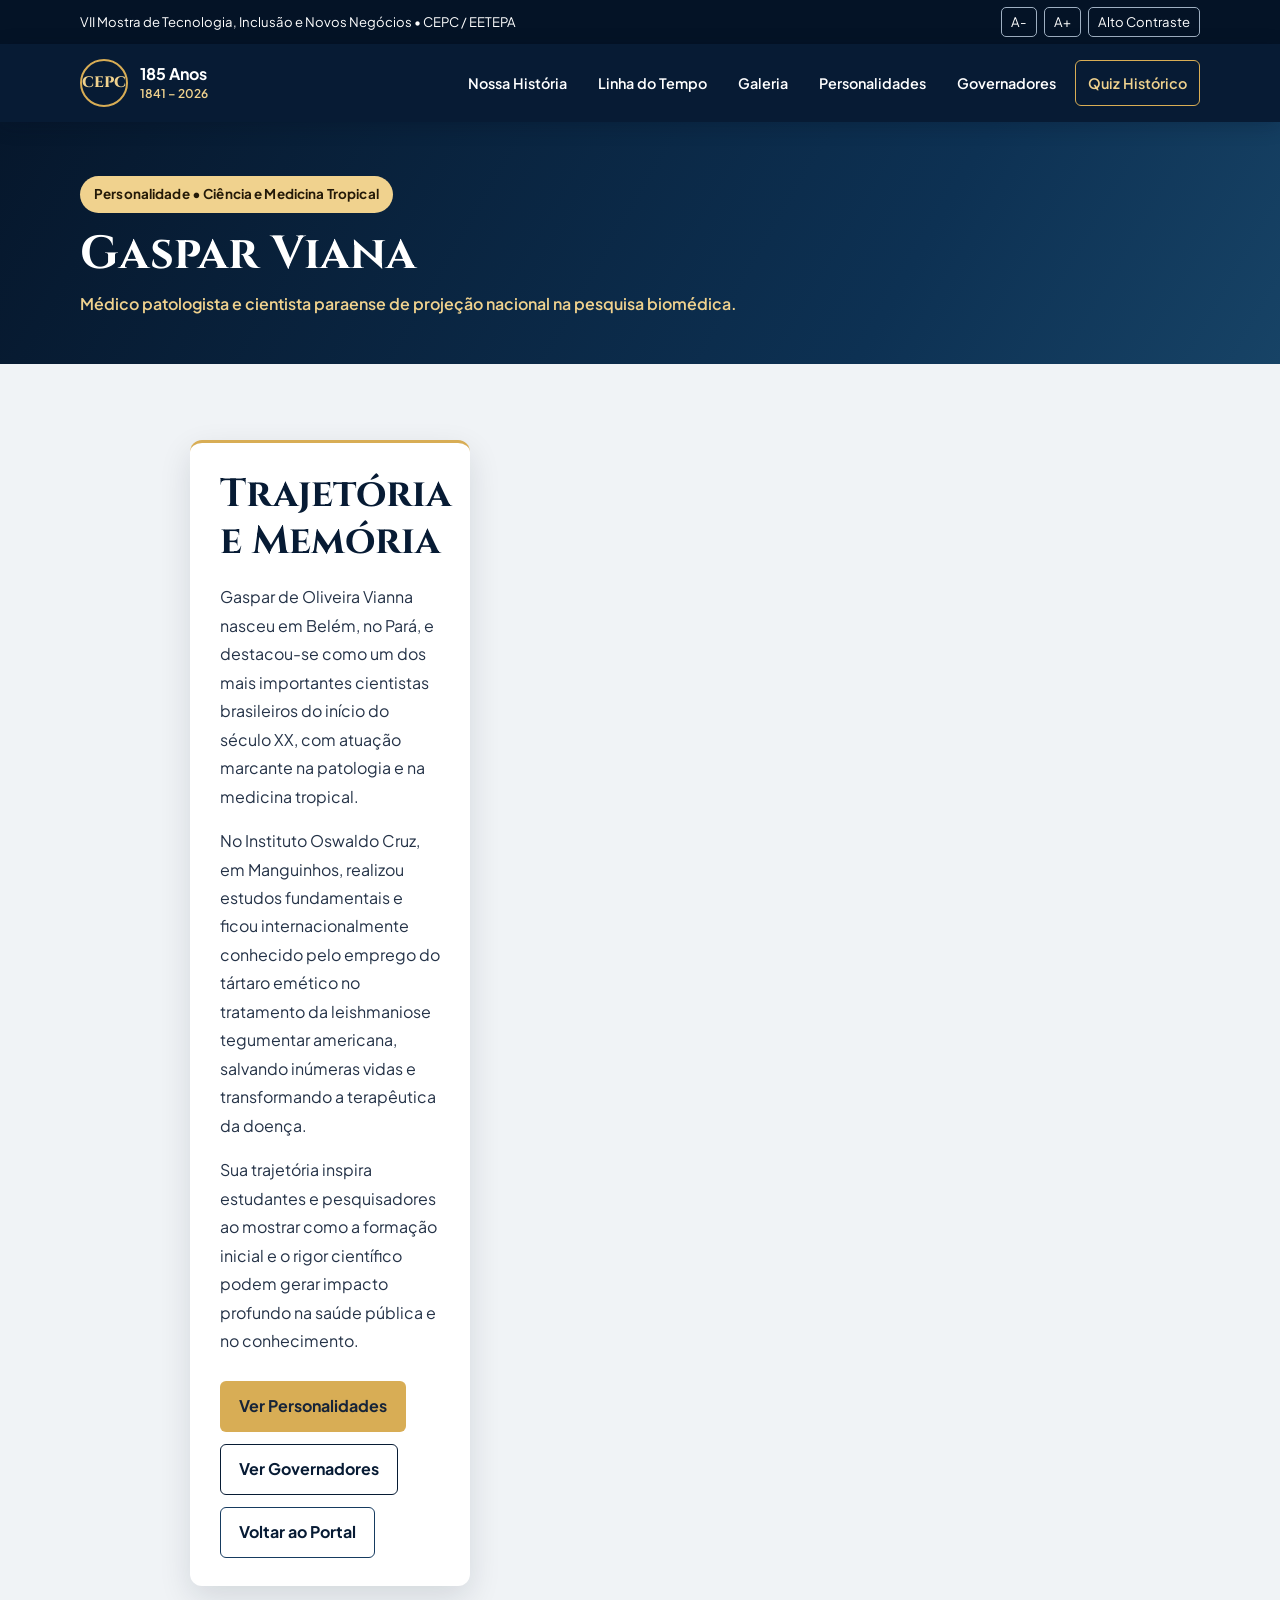
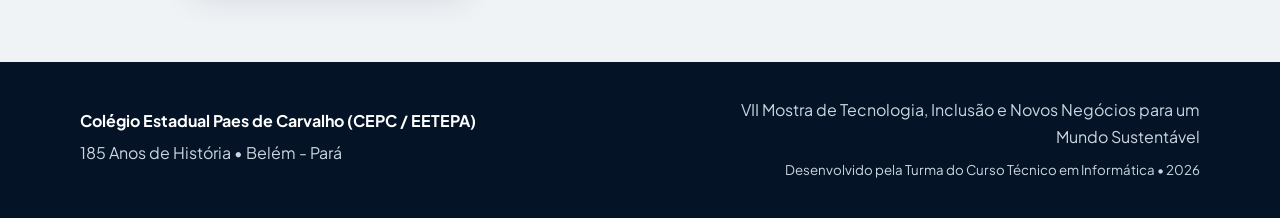
<file: historia.html>
<!DOCTYPE html>
<html lang="pt-BR">
<head>
  <meta charset="UTF-8">
  <meta name="viewport" content="width=device-width, initial-scale=1.0">
  <meta name="description" content="História detalhada de personalidades, governadores e marcos dos 185 anos do Colégio Estadual Paes de Carvalho.">
  <title>História Detalhada | CEPC 185 Anos</title>
  <link rel="preconnect" href="https://fonts.googleapis.com">
  <link rel="preconnect" href="https://fonts.gstatic.com" crossorigin>
  <link href="https://fonts.googleapis.com/css2?family=Cinzel:wght@600;700;800&family=Plus+Jakarta+Sans:wght@400;500;600;700;800&display=swap" rel="stylesheet">
  <link rel="stylesheet" href="style.css">
</head>
<body>
  <div class="barra-acessibilidade" role="region" aria-label="Ferramentas de acessibilidade">
    <div class="container flex-between">
      <span>VII Mostra de Tecnologia, Inclusão e Novos Negócios • CEPC / EETEPA</span>
      <div class="controles-a11y">
        <button type="button" id="btn-diminuir-fonte" aria-label="Diminuir tamanho da fonte">A-</button>
        <button type="button" id="btn-aumentar-fonte" aria-label="Aumentar tamanho da fonte">A+</button>
        <button type="button" id="btn-contraste" aria-pressed="false">Alto Contraste</button>
      </div>
    </div>
  </div>

  <header class="cabecalho">
    <div class="container flex-between cabecalho-inner">
      <a href="index.html" class="logo" aria-label="CEPC, voltar ao início">
        <span class="logo-sigla">CEPC</span>
        <span class="logo-texto">185 Anos <small>1841 – 2026</small></span>
      </a>
      <button type="button" class="menu-toggle" id="menu-toggle"
        aria-expanded="false" aria-controls="nav-principal" aria-label="Abrir menu de navegação">☰</button>
      <nav id="nav-principal" class="nav-principal" aria-label="Menu principal">
        <ul>
          <li><a href="index.html#historia">Nossa História</a></li>
          <li><a href="index.html#linha-do-tempo">Linha do Tempo</a></li>
          <li><a href="index.html#galeria">Galeria</a></li>
          <li><a href="index.html#personalidades">Personalidades</a></li>
          <li><a href="index.html#governadores">Governadores</a></li>
          <li><a href="index.html#quiz" class="btn-nav-destaque">Quiz Histórico</a></li>
        </ul>
      </nav>
    </div>
  </header>

  <main>
    <section class="pagina-historia-hero">
      <div class="container">
        <span class="badge-dourada" id="historia-categoria">Memória &amp; Legado do CEPC</span>
        <h1 id="historia-titulo">Carregando história...</h1>
        <p class="subtitulo-historia" id="historia-subtitulo"></p>
      </div>
    </section>

    <section class="secao secao-alternativa">
      <div class="container container-estreito">
        <div class="historia-grid">
          <article class="historia-artigo">
            <h2>Trajetória e Memória</h2>
            <div id="historia-paragrafos"></div>
            <div class="historia-acoes-rodape">
              <a href="index.html#personalidades" class="btn btn-primario">Ver Personalidades</a>
              <a href="index.html#governadores" class="btn btn-secundario" style="color: var(--azul); border-color: var(--azul);">Ver Governadores</a>
              <a href="index.html" class="btn btn-secundario" style="color: var(--azul); border-color: var(--azul-3);">Voltar ao Portal</a>
            </div>
          </article>
        </div>
      </div>
    </section>
  </main>

  <footer class="rodape">
    <div class="container flex-between rodape-conteudo">
      <div><strong>Colégio Estadual Paes de Carvalho (CEPC / EETEPA)</strong><p>185 Anos de História • Belém - Pará</p></div>
      <div class="rodape-direita"><p>VII Mostra de Tecnologia, Inclusão e Novos Negócios para um Mundo Sustentável</p><p><small>Desenvolvido pela Turma do Curso Técnico em Informática • 2026</small></p></div>
    </div>
  </footer>
  <script src="historia.js"></script>
</body>
</html>
</file>
<file: style.css>
/* CEPC 185 anos — folha de estilos editorial e responsiva */
:root {
  --azul: #071b34;
  --azul-2: #0d2948;
  --azul-3: #163b60;
  --dourado: #d8ad55;
  --dourado-claro: #f0d28e;
  --texto: #243247;
  --fundo: #f4f6f8;
  --branco: #fff;
  --sombra: 0 12px 32px rgba(4, 22, 43, .12);
  --fonte-display: "Cinzel", Georgia, "Times New Roman", serif;
  --fonte-corpo: "Plus Jakarta Sans", -apple-system, BlinkMacSystemFont, "Segoe UI", Roboto, sans-serif;
}
* { box-sizing: border-box; }
html { scroll-behavior: smooth; scroll-padding-top: 95px; }
body {
  margin: 0;
  color: var(--texto);
  background: var(--branco);
  font: 400 16px/1.68 var(--fonte-corpo);
  -webkit-font-smoothing: antialiased;
}
img { display: block; max-width: 100%; }
button, a { font: inherit; }
a { color: inherit; }
.container { width: min(1120px, calc(100% - 40px)); margin-inline: auto; }
.container-estreito { width: min(900px, calc(100% - 40px)); }
.flex-between { display: flex; align-items: center; justify-content: space-between; gap: 24px; }
.barra-acessibilidade { background: #041326; color: #fff; font-size: .82rem; padding: 7px 0; }
.controles-a11y { display: flex; gap: 7px; }
.controles-a11y button { border: 1px solid #9fb0c2; color: #fff; background: transparent; border-radius: 5px; padding: 3px 9px; cursor: pointer; }
.cabecalho { position: sticky; top: 0; z-index: 1000; background: var(--azul); color: #fff; box-shadow: 0 4px 18px #00102035; }
.cabecalho-inner { min-height: 78px; }
.logo { display: flex; align-items: center; gap: 12px; text-decoration: none; flex-shrink: 0; }
.logo-sigla {
  display: grid;
  place-items: center;
  width: 48px;
  height: 48px;
  border: 2px solid var(--dourado);
  border-radius: 50%;
  color: var(--dourado-claro);
  font-family: var(--fonte-display);
  font-weight: 800;
  font-size: .95rem;
}
.logo-texto { color: #fff; font-weight: 700; line-height: 1.2; }
.logo-texto small { display: block; color: var(--dourado-claro); font-size: .75rem; margin-top: 4px; font-weight: 600; }
.nav-principal ul { display: flex; align-items: center; gap: 7px; list-style: none; padding: 0; margin: 0; }
.nav-principal a { display: block; padding: 10px 12px; text-decoration: none; border-radius: 6px; font-weight: 600; font-size: .9rem; }
.nav-principal a:hover, .nav-principal a:focus-visible { background: #ffffff18; color: var(--dourado-claro); }
.nav-principal .btn-nav-destaque { border: 1px solid var(--dourado); color: var(--dourado-claro); }
.menu-toggle { display: none; border: 1px solid #ffffff66; background: transparent; color: #fff; border-radius: 6px; padding: 7px 12px; font-size: 1.35rem; cursor: pointer; }
.hero { color: #fff; background: linear-gradient(120deg, #06172c 0%, #0d3153 70%, #174366 100%); padding: 86px 0 70px; }
.hero-conteudo { max-width: 920px; }
.badge-dourada { display: inline-block; color: #241a08; background: var(--dourado-claro); border-radius: 30px; padding: 7px 14px; font-size: .84rem; font-weight: 700; letter-spacing: .01em; }
h1, h2, h3, p { margin-top: 0; }
.hero h1 {
  max-width: 860px;
  margin: 22px 0 16px;
  font-family: var(--fonte-display);
  font-size: clamp(2rem, 4.8vw, 3.45rem);
  line-height: 1.15;
  letter-spacing: .01em;
}
.subtema { max-width: 760px; color: #e1eaf3; font-size: 1.08rem; line-height: 1.7; }
.hero-acoes { display: flex; flex-wrap: wrap; gap: 12px; margin: 28px 0 42px; }
.btn { display: inline-flex; justify-content: center; align-items: center; padding: 11px 18px; border-radius: 6px; border: 1px solid transparent; text-decoration: none; font-weight: 700; cursor: pointer; transition: background-color .2s ease, color .2s ease, transform .2s ease; }
.btn-primario { background: var(--dourado); color: #172438; }
.btn-primario:hover { background: var(--dourado-claro); }
.btn-secundario { color: #fff; border-color: #ffffff99; background: transparent; }
.hero-indicadores { display: grid; grid-template-columns: repeat(3, minmax(0, 1fr)); gap: 14px; max-width: 700px; }
.indicador { border-left: 3px solid var(--dourado); padding: 5px 14px; }
.indicador strong { display: block; color: var(--dourado-claro); font-family: var(--fonte-display); font-size: 1.8rem; line-height: 1.2; }
.indicador span { color: #e3eaf1; font-size: .88rem; }
.secao { padding: 76px 0; }
.secao-alternativa { background: #f0f3f6; }
.grid-duas-colunas { display: grid; grid-template-columns: 1.25fr .85fr; gap: 42px; align-items: center; }
.etiqueta-secao { color: #99701e; text-transform: uppercase; letter-spacing: .12em; font-size: .75rem; font-weight: 800; }
.secao h2 {
  color: var(--azul);
  font-family: var(--fonte-display);
  font-size: clamp(1.75rem, 3.3vw, 2.45rem);
  line-height: 1.2;
  margin: 10px 0 18px;
}
.card-destaque, .card-pilar, .timeline-card, .quiz-box { background: #fff; border-radius: 12px; padding: 25px; box-shadow: var(--sombra); border-top: 3px solid var(--dourado); }
.card-destaque h3, .card-pilar h3, .timeline-card h3 { color: var(--azul); font-weight: 700; line-height: 1.3; }
.lista-check { padding-left: 20px; margin-bottom: 0; }
.lista-check li { margin: 9px 0; }
.cabecalho-secao { text-align: center; max-width: 760px; margin: 0 auto 32px; }
.cabecalho-secao p { color: #526072; font-size: .98rem; line-height: 1.65; }
.filtros-timeline { display: flex; justify-content: center; flex-wrap: wrap; gap: 9px; margin-bottom: 30px; }
.filtro-btn { border: 1px solid #c4ccd5; background: #fff; color: var(--azul); border-radius: 30px; padding: 8px 14px; cursor: pointer; font-weight: 600; font-size: .9rem; }
.filtro-btn.ativo, .filtro-btn:hover { background: var(--azul); color: #fff; border-color: var(--azul); }
.timeline-lista { display: grid; gap: 16px; max-width: 850px; margin: auto; }
.timeline-item { display: grid; grid-template-columns: 130px 1fr; gap: 18px; align-items: start; }
.timeline-ano { color: #8b651d; font-family: var(--fonte-display); font-weight: 700; font-size: 1.05rem; padding-top: 22px; text-align: right; }
.timeline-card { padding: 18px 22px; }
.timeline-card p { margin-bottom: 0; color: #3c4b60; }
.oculto { display: none !important; }
.grid-tres-colunas { display: grid; grid-template-columns: repeat(3, minmax(0, 1fr)); gap: 20px; }
.card-pilar { border-top: 3px solid var(--dourado); }
.icone-pilar { font-size: 2rem; margin-bottom: 12px; }
.card-pilar p { margin-bottom: 0; color: #3c4b60; }
.carrossel { position: relative; overflow: hidden; border-radius: 12px; background: var(--azul); box-shadow: var(--sombra); }
.carrossel-janela { width: 100%; overflow: hidden; }
.carrossel-trilho { display: flex; width: 100%; transition: transform .55s ease; will-change: transform; }
.carrossel-slide { position: relative; flex: 0 0 100%; width: 100%; min-width: 100%; margin: 0; display: flex; flex-direction: column; background: var(--azul); }
.carrossel-link-imagem { display: block; width: 100%; }
.carrossel-slide img { width: 100%; height: clamp(240px, 48vw, 480px); object-fit: cover; background: #d8dde3; transition: transform .3s ease; }
.carrossel-link-imagem:hover img { transform: scale(1.015); }
.carrossel-legenda { min-height: 150px; padding: 22px 28px 25px; border-top: 3px solid var(--dourado); color: #fff; }
.carrossel-legenda h3 { color: var(--dourado-claro); margin-bottom: 7px; font-size: 1.15rem; font-weight: 700; }
.carrossel-legenda p { margin: 0; color: #e4ebf2; }
.link-historia-slide { display: inline-block; margin-top: 12px; color: var(--dourado-claro); font-weight: 700; text-decoration: none; border-bottom: 1px solid var(--dourado); padding-bottom: 2px; }
.link-historia-slide:hover { color: #fff; border-color: #fff; }
.carrossel-btn { position: absolute; top: 40%; transform: translateY(-50%); z-index: 5; width: 42px; height: 42px; border: 1px solid #ffffffa8; border-radius: 50%; color: #fff; background: #071b34c9; cursor: pointer; }
.carrossel-btn:hover { background: var(--dourado); color: var(--azul); }
.carrossel-btn.anterior { left: 14px; }
.carrossel-btn.proximo { right: 14px; }
.carrossel-indicadores { display: flex; justify-content: center; gap: 9px; padding: 14px; background: var(--azul); }
.carrossel-dot { width: 10px; height: 10px; border: 0; border-radius: 50%; padding: 0; background: #8798aa; cursor: pointer; }
.carrossel-dot.ativo { background: var(--dourado); transform: scale(1.25); }
.aviso-imagens { margin: 13px 0 0; color: #647184; font-size: .85rem; }

/* Carrossel interativo de personalidades com área de imagem */
.carrossel-personalidades {
  position: relative;
  overflow: hidden;
  background:
    radial-gradient(circle at top right, rgba(216, 173, 85, .14), transparent 46%),
    linear-gradient(145deg, #06172c 0%, #0b2644 58%, #12385d 100%);
  color: #fff;
  border-radius: 14px;
  padding: 28px 24px 22px;
  box-shadow: var(--sombra);
  border-top: 3px solid var(--dourado);
  border-bottom: 1px solid rgba(216, 173, 85, .24);
}
.carrossel-pers-janela {
  overflow: hidden;
  width: 100%;
}
.carrossel-pers-trilho {
  display: flex;
  width: 100%;
  transition: transform .5s ease;
  will-change: transform;
}
.slide-personalidade {
  flex: 0 0 100%;
  width: 100%;
  min-width: 100%;
  text-align: center;
  padding: 6px 36px 8px;
}
.destaque-selo {
  display: inline-block;
  font-size: .72rem;
  font-weight: 700;
  text-transform: uppercase;
  letter-spacing: .12em;
  color: var(--dourado-claro);
  background: rgba(216, 173, 85, .12);
  border: 1px solid rgba(216, 173, 85, .35);
  border-radius: 20px;
  padding: 4px 12px;
  margin-bottom: 18px;
}
.pers-moldura-imagem {
  width: 124px;
  height: 124px;
  margin: 0 auto 16px;
  border-radius: 50%;
  border: 2.5px solid var(--dourado);
  background: #133252;
  display: grid;
  place-items: center;
  overflow: hidden;
  box-shadow: 0 8px 22px rgba(0, 0, 0, .28);
}
.pers-foto {
  width: 100%;
  height: 100%;
  object-fit: cover;
  object-position: center top;
}
.pers-iniciais-fallback {
  color: var(--dourado-claro);
  font-family: var(--fonte-display);
  font-weight: 800;
  font-size: 1.5rem;
}
.slide-personalidade h3 {
  color: #fff;
  font-family: var(--fonte-display);
  font-size: clamp(1.3rem, 2.5vw, 1.65rem);
  margin: 0 auto 10px;
}
.slide-personalidade p {
  max-width: 580px;
  margin: 0 auto 16px;
  color: #dce6f0;
  font-size: .97rem;
  line-height: 1.72;
}
.link-historia-destaque {
  display: inline-block;
  margin-bottom: 16px;
  color: var(--dourado-claro);
  font-size: .92rem;
  font-weight: 700;
  text-decoration: none;
  border-bottom: 1px solid rgba(240, 210, 142, .6);
  padding-bottom: 2px;
  transition: color .2s ease, border-color .2s ease;
}
.link-historia-destaque:hover {
  color: #fff;
  border-color: #fff;
}
.carrossel-pers-btn {
  position: absolute;
  top: 50%;
  transform: translateY(-65%);
  width: 38px;
  height: 38px;
  border-radius: 50%;
  border: 1px solid rgba(216, 173, 85, .5);
  background: rgba(7, 27, 52, .75);
  color: var(--dourado-claro);
  cursor: pointer;
  z-index: 4;
  transition: background-color .2s ease, color .2s ease;
}
.carrossel-pers-btn:hover {
  background: var(--dourado);
  color: var(--azul);
}
.carrossel-pers-btn.anterior { left: 10px; }
.carrossel-pers-btn.proximo { right: 10px; }
.destaque-controles {
  display: flex;
  align-items: center;
  justify-content: center;
  gap: 14px;
  margin-top: 14px;
  padding-top: 12px;
  border-top: 1px solid rgba(255, 255, 255, .1);
}
.destaque-pontos {
  display: flex;
  gap: 8px;
}
.destaque-ponto {
  width: 10px;
  height: 10px;
  border-radius: 50%;
  border: 0;
  padding: 0;
  background: rgba(226, 234, 243, .38);
  cursor: pointer;
  transition: background-color .2s ease, transform .2s ease;
}
.destaque-ponto.ativo {
  background: var(--dourado);
  transform: scale(1.22);
}

.grid-governadores {
  display: grid;
  grid-template-columns: repeat(3, minmax(0, 1fr));
  gap: 20px;
}
.card-governador {
  background: #fff;
  border-radius: 10px;
  padding: 20px 22px;
  box-shadow: var(--sombra);
  border-left: 4px solid var(--dourado);
}
.card-governador > a:first-child {
  display: block;
  overflow: hidden;
  border-radius: 8px;
  margin-bottom: 14px;
}
.foto-governador {
  width: 100%;
  height: 180px;
  object-fit: cover;
  object-position: center top;
  border-radius: 8px;
  background: #e6ecf2;
  transition: transform .3s ease;
}
.card-governador > a:first-child:hover .foto-governador {
  transform: scale(1.03);
}
.periodo-badge {
  display: inline-block;
  background: #f5ecd6;
  color: #8b651d;
  font-weight: 700;
  font-size: .75rem;
  padding: 3px 10px;
  border-radius: 20px;
  margin-bottom: 12px;
}
.card-governador h3 {
  color: var(--azul);
  font-size: 1.06rem;
  font-weight: 700;
  margin-bottom: 8px;
}
.card-governador p {
  margin-bottom: 12px;
  font-size: .92rem;
  line-height: 1.6;
  color: #4f5d70;
}
.link-card-detalhe {
  display: inline-block;
  color: var(--azul-2);
  font-size: .88rem;
  font-weight: 700;
  text-decoration: none;
  border-bottom: 1.5px solid var(--dourado);
  padding-bottom: 2px;
  transition: color .2s ease, border-color .2s ease;
}
.link-card-detalhe:hover {
  color: #8b651d;
  border-color: #8b651d;
}
.nota-historica {
  margin-top: 26px;
  background: #fff;
  border-radius: 10px;
  padding: 16px 20px;
  box-shadow: var(--sombra);
  font-size: .87rem;
  line-height: 1.65;
  color: #556273;
}
.nota-historica p {
  margin-bottom: 0;
}

/* Página interna de história (historia.html) */
.pagina-historia-hero {
  background: linear-gradient(120deg, #06172c 0%, #0d3153 70%, #174366 100%);
  color: #fff;
  padding: 54px 0 46px;
}
.pagina-historia-hero h1 {
  margin: 14px 0 10px;
  font-family: var(--fonte-display);
  font-size: clamp(1.85rem, 4vw, 2.9rem);
  line-height: 1.18;
}
.subtitulo-historia {
  color: var(--dourado-claro);
  font-weight: 600;
  margin-bottom: 0;
}
.historia-grid {
  display: grid;
  grid-template-columns: 280px 1fr;
  gap: 32px;
  align-items: start;
}
.historia-painel-foto {
  background: #fff;
  border-radius: 12px;
  padding: 18px;
  box-shadow: var(--sombra);
  border-top: 3px solid var(--dourado);
  text-align: center;
}
.historia-foto {
  width: 100%;
  height: 260px;
  object-fit: cover;
  object-position: center top;
  border-radius: 10px;
  margin-bottom: 14px;
  background: #e6ecf2;
}
.historia-iniciais-fallback {
  width: 120px;
  height: 120px;
  margin: 0 auto 14px;
  border-radius: 50%;
  border: 2px solid var(--dourado);
  background: #14365a;
  color: var(--dourado-claro);
  display: grid;
  place-items: center;
  font-family: var(--fonte-display);
  font-weight: 800;
  font-size: 2rem;
}
.historia-artigo {
  background: #fff;
  border-radius: 12px;
  padding: 28px 30px;
  box-shadow: var(--sombra);
  border-top: 3px solid var(--dourado);
}
.historia-artigo h2 {
  color: var(--azul);
  font-family: var(--fonte-display);
  margin-top: 0;
}
.historia-artigo p {
  font-size: 1rem;
  line-height: 1.78;
}
.historia-acoes-rodape {
  margin-top: 26px;
  display: flex;
  flex-wrap: wrap;
  gap: 12px;
}

.quiz-box { max-width: 720px; margin: auto; padding: 28px; }
.quiz-topo { display: flex; justify-content: space-between; gap: 15px; color: #6a7582; font-weight: 700; font-size: .9rem; }
.quiz-pergunta { color: var(--azul); margin: 24px 0 18px; font-size: 1.25rem; font-weight: 700; }
.quiz-opcoes { display: grid; gap: 10px; }
.opcao-btn { text-align: left; border: 1px solid #cbd3dc; background: #f8fafc; padding: 12px 15px; border-radius: 7px; cursor: pointer; color: var(--texto); font-weight: 500; }
.opcao-btn:hover:not(:disabled) { border-color: var(--azul-3); background: #edf3f8; }
.opcao-btn:disabled { cursor: default; }
.opcao-btn.correta { background: #e4f4e9; border-color: #388653; }
.opcao-btn.incorreta { background: #fae8e8; border-color: #b94a4a; }
.quiz-feedback { margin-top: 18px; padding: 14px; background: #eef3f7; border-radius: 7px; }
.quiz-rodape { margin-top: 18px; }
.rodape { background: #041326; color: #fff; padding: 30px 0; }
.rodape p { margin: 5px 0; color: #cbd6e1; }
.rodape-direita { max-width: 470px; text-align: right; }
.alto-contraste { filter: contrast(1.25); }
.alto-contraste .secao-alternativa { background: #fff; }
:focus-visible { outline: 3px solid #e4b64e; outline-offset: 3px; }
@media (max-width: 850px) {
  .menu-toggle { display: block; margin-left: auto; }
  .cabecalho-inner { position: relative; }
  .nav-principal { display: none; position: absolute; top: 100%; left: 0; right: 0; background: var(--azul); padding: 8px 20px 18px; box-shadow: 0 12px 18px #00102030; }
  .nav-principal.aberto { display: block; }
  .nav-principal ul { align-items: stretch; flex-direction: column; gap: 3px; }
  .nav-principal a { padding: 11px 10px; }
  .grid-duas-colunas { grid-template-columns: 1fr; }
  .grid-tres-colunas { grid-template-columns: 1fr; }
  .grid-governadores { grid-template-columns: 1fr; }
  .historia-grid { grid-template-columns: 1fr; }
  .rodape-conteudo { align-items: flex-start; flex-direction: column; }
  .rodape-direita { text-align: left; }
}
@media (max-width: 600px) {
  .container, .container-estreito { width: min(100% - 28px, 1120px); }
  .barra-acessibilidade .container { align-items: flex-start; flex-direction: column; gap: 8px; }
  .barra-acessibilidade .container > span { font-size: .75rem; }
  .cabecalho-inner { min-height: 68px; }
  .hero { padding: 58px 0 48px; }
  .hero-indicadores { grid-template-columns: 1fr; gap: 10px; }
  .indicador { display: flex; align-items: center; gap: 14px; }
  .indicador strong { min-width: 76px; }
  .secao { padding: 55px 0; }
  .timeline-item { grid-template-columns: 1fr; gap: 4px; }
  .timeline-ano { text-align: left; padding: 0 0 0 5px; }
  .carrossel-slide img { height: 250px; }
  .carrossel-legenda { min-height: 0; padding: 19px 20px 22px; }
  .carrossel-btn { top: 125px; width: 36px; height: 36px; }
  .carrossel-personalidades { padding: 24px 14px 18px; }
  .slide-personalidade { padding: 4px 28px 6px; }
  .pers-moldura-imagem { width: 106px; height: 106px; }
  .carrossel-pers-btn { width: 34px; height: 34px; }
  .quiz-box { padding: 20px; }
  .quiz-topo { font-size: .8rem; }
}
</file>
